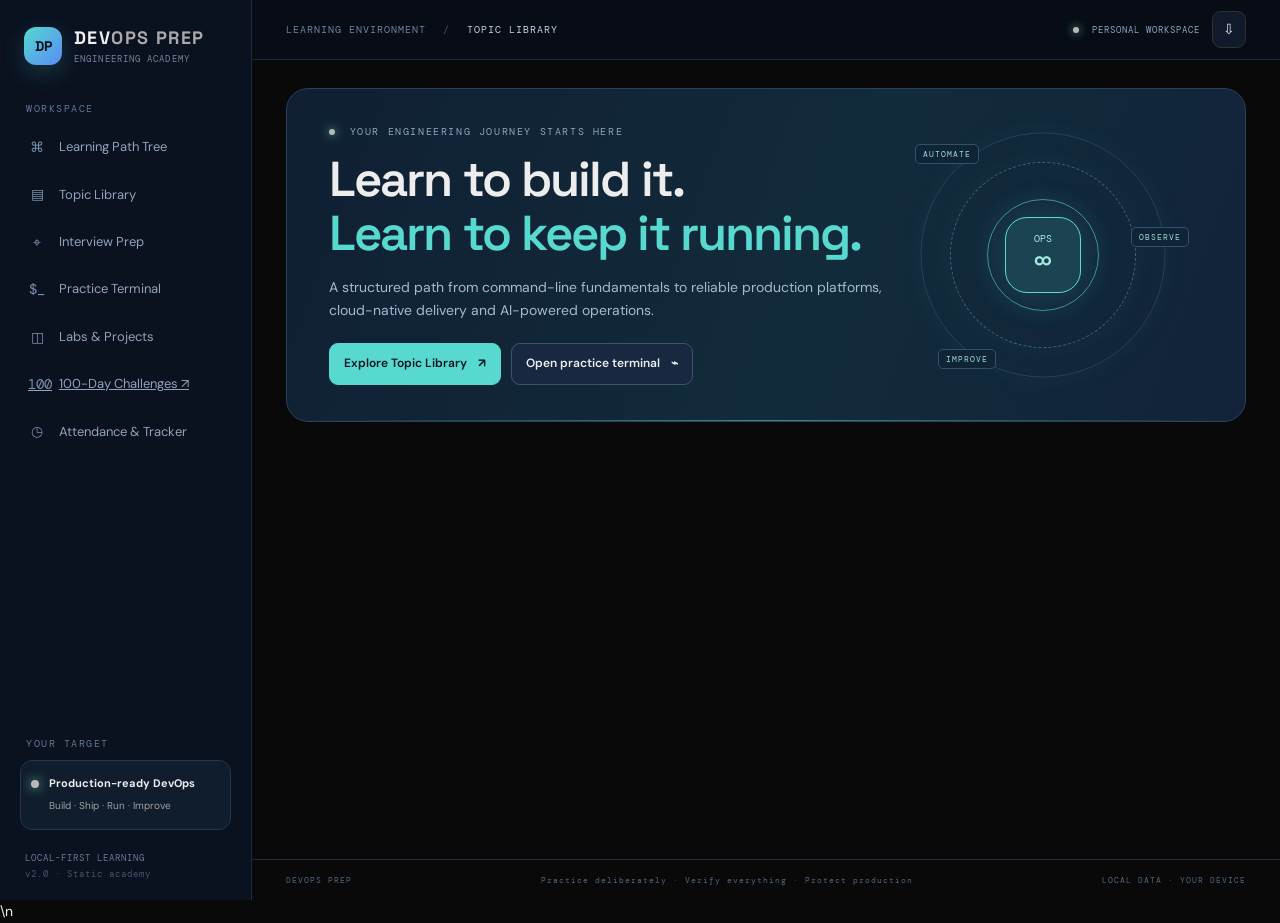
<file: index.html>
<!doctype html>
<html lang="en">
<head>
  <meta charset="utf-8">
  <meta name="viewport" content="width=device-width,initial-scale=1">
  <meta name="theme-color" content="#080d18">
  <meta name="description" content="A hands-on DevOps, SRE, Platform Engineering and AI Operations academy.">
  <title>DevOps Prep — DevOps Engineering Academy</title>
  <link rel="stylesheet" href="./styles.css?v=3.5.0">
</head>
<body>
<div class="app-shell">
  <aside class="sidebar" id="sidebar">
    <a class="brand" href="#topic-library" aria-label="DevOps Prep home"><span class="brand-mark">DP</span><span><b>DEV<span>OPS PREP</span></b><small>ENGINEERING ACADEMY</small></span></a>
    <div class="side-label">WORKSPACE</div>
    <nav class="nav" aria-label="Main navigation">
      <button class="nav-item" data-view="tree"><span>⌘</span> Learning Path Tree</button>
      <button class="nav-item" data-view="learn"><span>▤</span> Topic Library</button>
      <button class="nav-item" data-view="interview"><span>⌖</span> Interview Prep</button>
      <button class="nav-item" data-view="terminal"><span>$_</span> Practice Terminal</button>
      <button class="nav-item" data-view="projects"><span>◫</span> Labs & Projects</button>
      <a class="nav-item" href="./challenges.html"><span>100</span> 100-Day Challenges ↗</a>
      <button class="nav-item" data-view="tracker"><span>◷</span> Attendance & Tracker</button>
    </nav>
    <div class="sidebar-bottom">
      <div class="side-label">YOUR TARGET</div>
      <div class="target-card"><span class="target-dot"></span><div><b>Production-ready DevOps</b><small>Build · Ship · Run · Improve</small></div></div>
      <div class="sidebar-foot">LOCAL-FIRST LEARNING<br><span>v2.0 · Static academy</span></div>
    </div>
  </aside>

  <main class="main">
    <header class="topbar">
      <button class="mobile-menu" id="mobileMenu" aria-label="Toggle menu">☰</button>
      <div class="breadcrumb">LEARNING ENVIRONMENT <span>/</span> <b id="crumb">TOPIC LIBRARY</b></div>
      <div class="top-actions"><span class="live-pill"><i></i> PERSONAL WORKSPACE</span><button class="icon-button" id="exportTop" title="Export progress">⇩</button></div>
    </header>
    <div class="content" id="viewRoot">
      <section class="hero">
        <div class="hero-copy"><div class="eyebrow"><span></span> YOUR ENGINEERING JOURNEY STARTS HERE</div><h1>Learn to build it.<br><em>Learn to keep it running.</em></h1>
          <p>A structured path from command-line fundamentals to reliable production platforms, cloud-native delivery and AI-powered operations.</p>
          <div class="hero-actions"><button class="btn primary" data-go="learn">Explore Topic Library <b>↗</b></button><button class="btn secondary" data-go="terminal">Open practice terminal <b>⌁</b></button></div>
        </div>
        <div class="hero-orbit" aria-hidden="true"><div class="orbit o1"></div><div class="orbit o2"></div><div class="orbit o3"></div><div class="orbit-core">OPS<br><b>∞</b></div><span class="orbit-tag tag-a">AUTOMATE</span><span class="orbit-tag tag-b">OBSERVE</span><span class="orbit-tag tag-c">IMPROVE</span></div>
      </section>
      <div id="dynamicView"></div>
    </div>
    <footer class="footer"><span>DEVOPS PREP</span><span>Practice deliberately · Verify everything · Protect production</span><span>LOCAL DATA · YOUR DEVICE</span></footer>
  </main>
</div>
\n<div class="toast" id="toast" role="status" aria-live="polite"></div>
<input id="importFile" type="file" accept="application/json" hidden>
<script src="./curriculum.js"></script>
<script src="./hands-on-courses.js"></script>
<script src="./topic-library-expansion.js"></script>
<script src="./topic-guides.js"></script>
<script src="./interview-bank.js"></script>
<script src="./app.js?v=3.7.0"></script>
<script src="./topic-library-enhancements.js?v=3.5.0"></script>
</body>
</html>
</file>
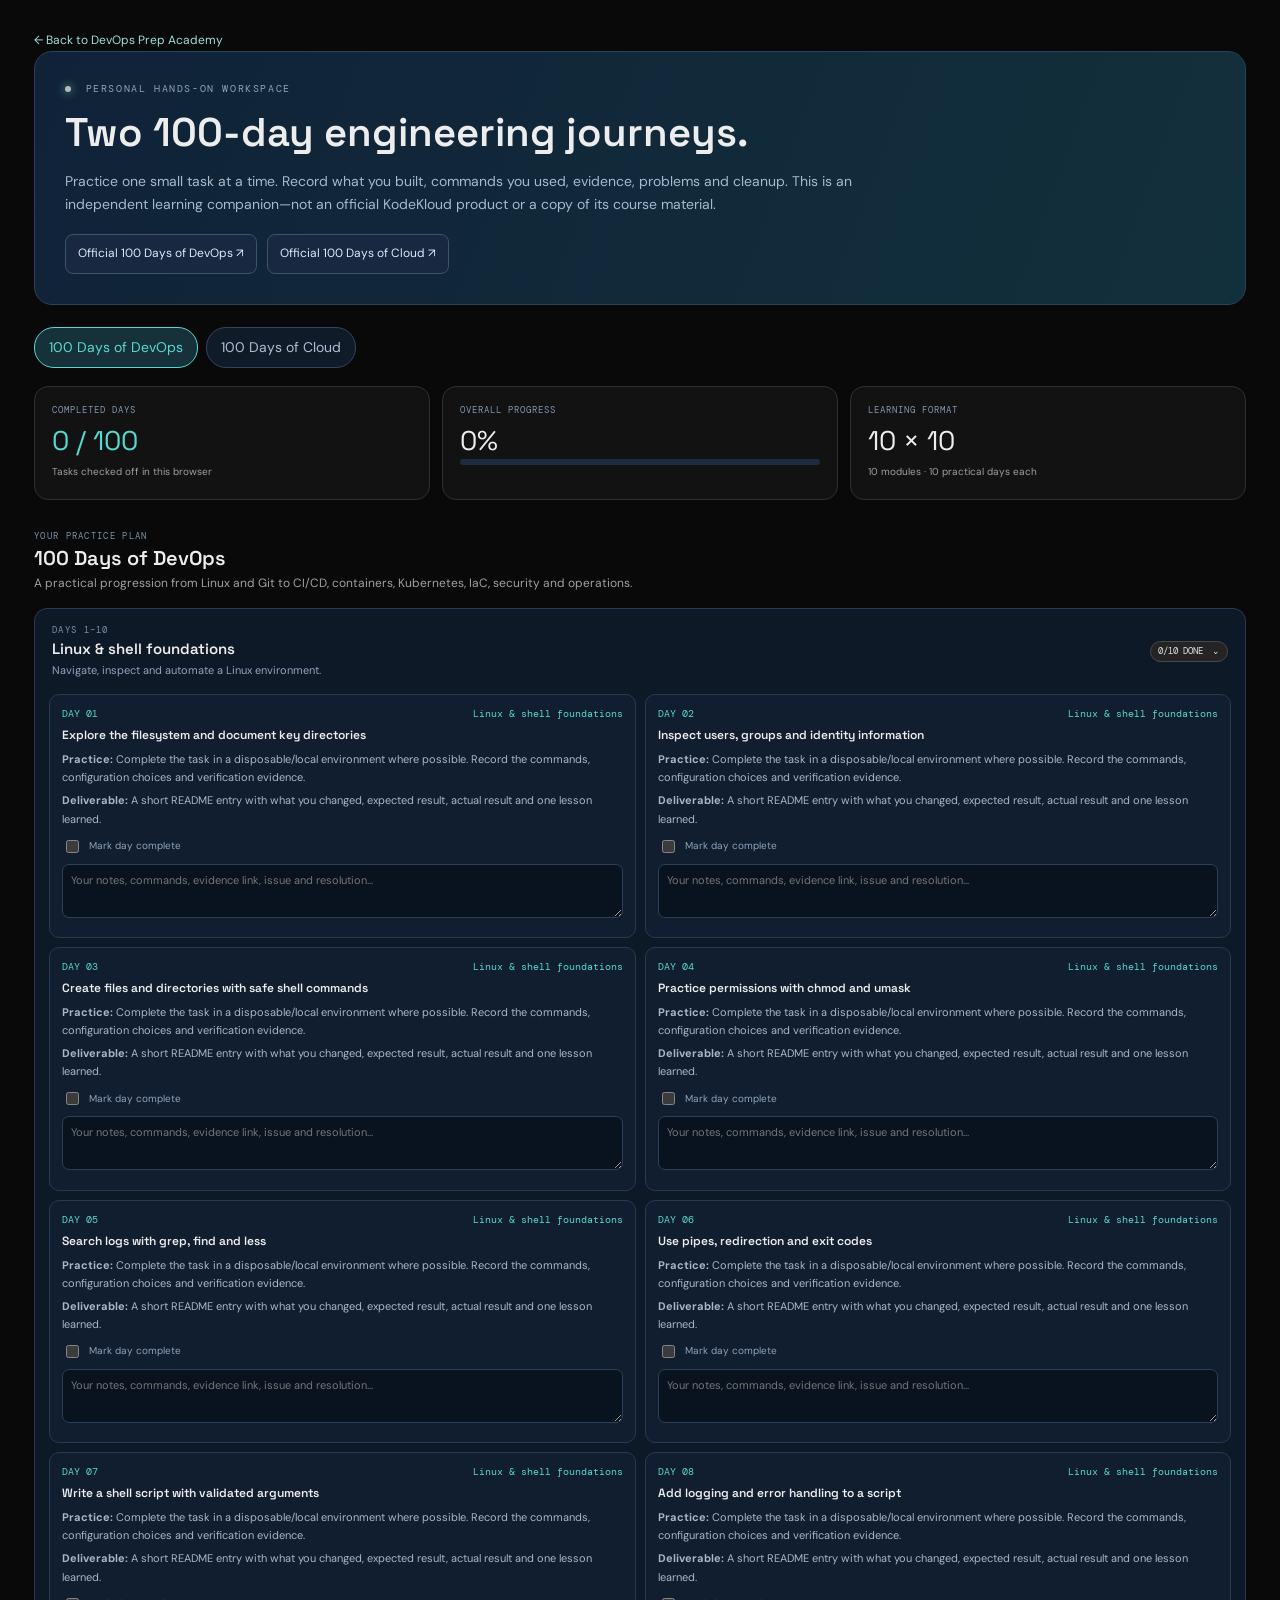
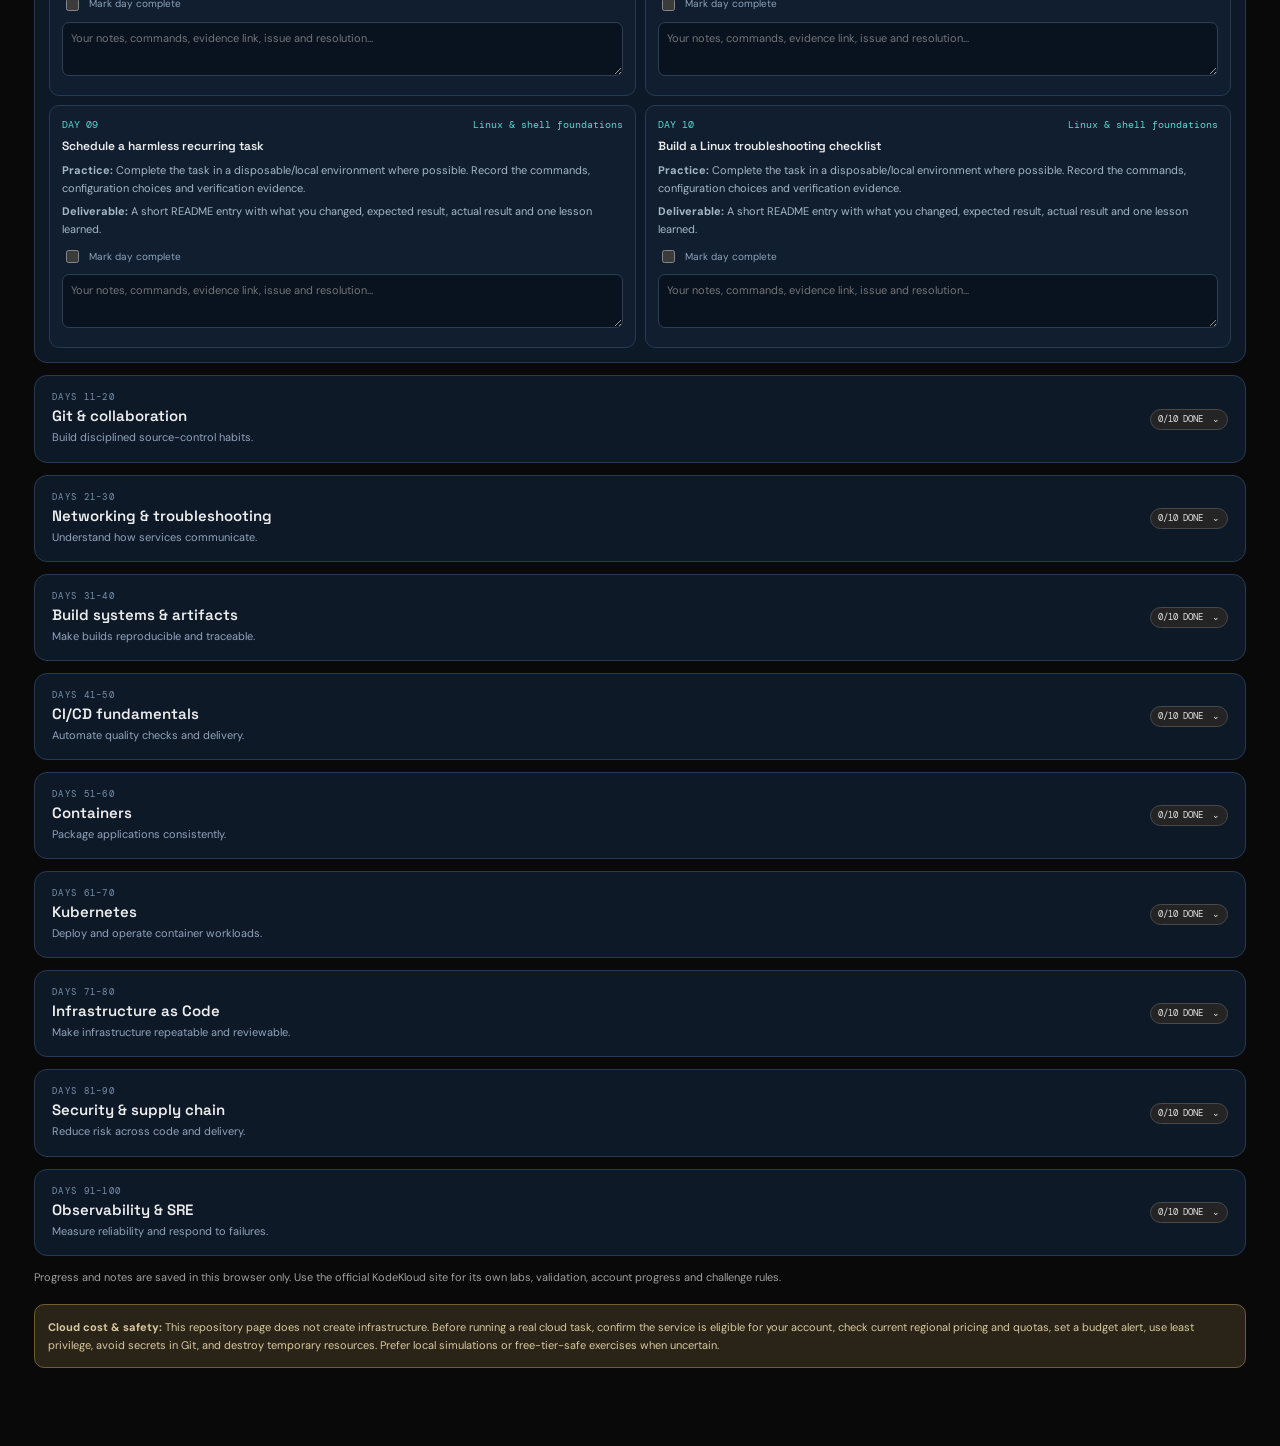
<file: challenges.html>
<!doctype html>
<html lang="en">
<head>
<meta charset="utf-8"><meta name="viewport" content="width=device-width,initial-scale=1">
<meta name="theme-color" content="#080d18">
<meta name="description" content="Personal 100-day DevOps and Cloud engineering practice workspace.">
<title>100-Day Practice Challenges — DevOps Prep</title>
<link rel="stylesheet" href="./styles.css">
<style>
.challenge-wrap{max-width:1450px;margin:auto;padding:28px 34px 60px}
.challenge-hero{padding:30px;border:1px solid #2a415b;border-radius:18px;background:linear-gradient(110deg,#102238,#12303b);margin-bottom:22px}
.challenge-hero h1{font:600 clamp(26px,4vw,40px)/1.15 'Space Grotesk';margin:8px 0}
.challenge-hero p{color:#a6b9ce;max-width:850px}
.challenge-links{display:flex;gap:10px;flex-wrap:wrap;margin-top:18px}
.challenge-links a,.day-action{display:inline-block;text-decoration:none;border:1px solid #3b536d;background:#172840;color:#dceaf8;border-radius:8px;padding:9px 12px;font-size:12px}
.challenge-tabs{display:flex;gap:8px;flex-wrap:wrap;margin:18px 0}
.challenge-tabs button{border:1px solid #30465f;background:#101b2a;color:#aebed0;border-radius:20px;padding:8px 14px}
.challenge-tabs button.active{border-color:#57d9d0;color:#57d9d0;background:#17313a}
.challenge-summary{display:grid;grid-template-columns:repeat(3,minmax(0,1fr));gap:12px;margin:16px 0}
.challenge-summary .stat-card{min-width:0}
.module{border:1px solid #263b53;background:#0e1928;border-radius:13px;margin:12px 0;overflow:hidden}
.module-head{display:flex;justify-content:space-between;align-items:center;gap:14px;padding:15px 17px;cursor:pointer}
.module-head h3{margin:0;font:600 15px 'Space Grotesk'}
.module-head p{margin:3px 0 0;color:#91a3bd;font-size:11px}
.module-days{display:none;padding:0 14px 14px;grid-template-columns:repeat(2,minmax(0,1fr));gap:9px}
.module.open .module-days{display:grid}
.day{border:1px solid #263b53;background:#101e30;border-radius:10px;padding:12px}
.day.done{border-color:#36715f}
.day-top{display:flex;justify-content:space-between;gap:8px;color:#57d9d0;font:10px 'DM Mono'}
.day h4{font:600 12px 'Space Grotesk';margin:7px 0}
.day p{font-size:11px;color:#a7b7c9;margin:5px 0}
.day label{display:flex;gap:7px;align-items:center;font-size:10px;color:#8ea3bb;margin-top:9px}
.day input{accent-color:#57d9d0}
.day textarea{width:100%;min-height:54px;resize:vertical;margin-top:8px;background:#091320;border:1px solid #2b4057;border-radius:7px;padding:8px;color:#e9f0fb;font:11px 'DM Sans'}
.safety-note{padding:13px;border:1px solid #705b32;background:#2a2418;color:#d9c89f;border-radius:10px;font-size:11px;margin:18px 0}
.back-home{color:#9fded8;text-decoration:none;font-size:12px}
@media(max-width:760px){.challenge-wrap{padding:18px}.challenge-summary{grid-template-columns:1fr}.module-days{grid-template-columns:1fr}.challenge-hero{padding:20px}}
</style></head>
<body>
<div class="challenge-wrap">
<a class="back-home" href="./index.html">← Back to DevOps Prep Academy</a>
<section class="challenge-hero">
<div class="eyebrow"><span></span> PERSONAL HANDS-ON WORKSPACE</div>
<h1>Two 100-day engineering journeys.</h1>
<p>Practice one small task at a time. Record what you built, commands you used, evidence, problems and cleanup. This is an independent learning companion—not an official KodeKloud product or a copy of its course material.</p>
<div class="challenge-links">
<a href="https://kodekloud.com/100-days-of-devops" target="_blank" rel="noopener">Official 100 Days of DevOps ↗</a>
<a href="https://kodekloud.com/100-days-of-cloud" target="_blank" rel="noopener">Official 100 Days of Cloud ↗</a>
</div></section>
<div class="challenge-tabs" role="tablist">
<button class="active" data-track="devops">100 Days of DevOps</button>
<button data-track="cloud">100 Days of Cloud</button>
</div>
<div id="challengeRoot"></div>
<div class="safety-note"><b>Cloud cost & safety:</b> This repository page does not create infrastructure. Before running a real cloud task, confirm the service is eligible for your account, check current regional pricing and quotas, set a budget alert, use least privilege, avoid secrets in Git, and destroy temporary resources. Prefer local simulations or free-tier-safe exercises when uncertain.</div>
</div>
<script src="./challenges.js"></script>
</body></html>
</file>
<file: styles.css>
@import url('https://fonts.googleapis.com/css2?family=DM+Mono:wght@400;500&family=DM+Sans:wght@400;500;600;700&family=Space+Grotesk:wght@400;500;600;700&display=swap');
:root{color-scheme:dark;--bg:#080d18;--surface:#0e1727;--surface2:#131f32;--surface3:#182740;--line:#24364e;--text:#e9f0fb;--muted:#91a3bd;--faint:#64758e;--cyan:#57d9d0;--blue:#79a9ff;--green:#75d6a7;--amber:#f1c46e;--red:#ff8794;--purple:#b5a0ff;--radius:16px}
*{box-sizing:border-box}html{scroll-behavior:smooth}body{margin:0;background:radial-gradient(900px 500px at 86% -16%,#1a3552 0,transparent 65%),var(--bg);color:var(--text);font:14px/1.65 'DM Sans',sans-serif}button,input,textarea,select{font:inherit}button{cursor:pointer;color:inherit}.app-shell{min-height:100vh}.sidebar{position:fixed;inset:0 auto 0 0;width:252px;padding:23px 15px 18px;background:#0a111f;border-right:1px solid #1c2b40;display:flex;flex-direction:column;z-index:10}.brand{display:flex;gap:12px;align-items:center;text-decoration:none;color:var(--text);padding:3px 9px 27px}.brand-mark{height:38px;width:38px;display:grid;place-items:center;background:linear-gradient(135deg,#54d9cf,#598cf6);color:#06121c;font:700 14px 'Space Grotesk';border-radius:12px;box-shadow:0 8px 25px #57d9d033}.brand b{font:700 18px 'Space Grotesk';letter-spacing:1.5px}.brand b span{color:var(--cyan)}.brand small{display:block;color:#72869f;font:9px 'DM Mono';letter-spacing:1.1px;margin-top:2px}.side-label{color:#637793;font:10px 'DM Mono';letter-spacing:1.5px;padding:10px 11px}.nav{display:grid;gap:4px}.nav-item{display:flex;align-items:center;gap:13px;border:1px solid transparent;background:transparent;color:#91a2bb;text-align:left;padding:10px 12px;border-radius:10px;font-size:13px;transition:.18s}.nav-item span{width:18px;text-align:center;color:#7890ad;font:14px 'DM Mono'}.nav-item:hover{background:#132138;color:#e8f1ff}.nav-item.active{background:linear-gradient(90deg,#19314a,#14243a);border-color:#2a4965;color:#eafaff;box-shadow:inset 2px 0 var(--cyan)}.nav-item.active span{color:var(--cyan)}.sidebar-bottom{margin-top:auto}.target-card{margin:0 5px;padding:13px 10px;background:#101d2d;border:1px solid #23364c;border-radius:12px;display:flex;gap:10px;align-items:flex-start}.target-dot{width:8px;height:8px;background:var(--green);box-shadow:0 0 12px #75d6a7;border-radius:50%;margin-top:6px}.target-card b{font-size:11px;display:block}.target-card small{font-size:10px;color:var(--muted)}.sidebar-foot{padding:20px 10px 0;color:#667b96;font:9px/1.8 'DM Mono';letter-spacing:1px}.sidebar-foot span{color:#41556f}.main{margin-left:252px;min-height:100vh;display:flex;flex-direction:column}.topbar{height:60px;border-bottom:1px solid #1c2b40;display:flex;align-items:center;justify-content:space-between;padding:0 34px;background:#080e19cc;backdrop-filter:blur(12px);position:sticky;top:0;z-index:8}.breadcrumb{font:10px 'DM Mono';letter-spacing:1px;color:#6f839e}.breadcrumb span{padding:0 10px;color:#405670}.breadcrumb b{color:#c5d3e5;font-weight:400}.top-actions{display:flex;gap:12px;align-items:center}.live-pill{font:9px 'DM Mono';letter-spacing:1px;color:#90a5bf}.live-pill i,.eyebrow span{display:inline-block;width:6px;height:6px;border-radius:50%;background:var(--green);margin-right:7px;box-shadow:0 0 10px #75d6a7}.icon-button,.mobile-menu{border:1px solid var(--line);background:#101a2a;border-radius:9px;padding:6px 10px}.mobile-menu{display:none}.content{max-width:1500px;width:100%;margin:0 auto;padding:28px 34px 55px;flex:1}.hero{border:1px solid #2a415b;border-radius:22px;background:linear-gradient(110deg,#101f33 0%,#122b3b 56%,#12233a 100%);min-height:290px;padding:36px 42px;display:flex;align-items:center;justify-content:space-between;position:relative;overflow:hidden}.hero:after{content:'';position:absolute;inset:auto 0 0;height:1px;background:linear-gradient(90deg,transparent,var(--cyan),transparent);opacity:.55}.hero-copy{max-width:670px;position:relative;z-index:1}.eyebrow{font:10px 'DM Mono';color:#8da5bc;letter-spacing:1.6px;margin-bottom:15px}.hero h1{font:600 clamp(30px,4vw,49px)/1.1 'Space Grotesk';letter-spacing:-1.9px;margin:0 0 15px}.hero h1 em{font-style:normal;color:var(--cyan)}.hero p{color:#a6b9ce;max-width:620px;font-size:14px;margin:0 0 21px}.hero-actions{display:flex;gap:10px;flex-wrap:wrap}.btn{border-radius:9px;padding:10px 14px;font-weight:600;font-size:12px;border:1px solid #3b536d;background:#172840}.btn.primary{background:var(--cyan);color:#071620;border-color:var(--cyan)}.btn.primary:hover{background:#79eee4}.btn.secondary:hover{border-color:var(--cyan)}.btn b{padding-left:8px}.hero-orbit{width:260px;height:245px;position:relative;flex:0 0 260px;margin-right:30px}.orbit{position:absolute;border:1px solid #3d6575;border-radius:50%;left:50%;top:50%;transform:translate(-50%,-50%);box-shadow:0 0 30px #5adbd00c}.o1{width:112px;height:112px;border-color:#56d8ce99}.o2{width:186px;height:186px;border-style:dashed;transform:translate(-50%,-50%) rotate(-25deg)}.o3{width:245px;height:245px;border-color:#5689a044}.orbit-core{position:absolute;left:50%;top:50%;transform:translate(-50%,-50%);width:76px;height:76px;border-radius:22px;background:#1c4351;border:1px solid #5adbd0;display:grid;place-content:center;text-align:center;font:10px 'DM Mono';color:#a4e9e1;line-height:1.2;box-shadow:0 0 40px #57d9d033}.orbit-core b{font:32px 'Space Grotesk';line-height:1}.orbit-tag{position:absolute;font:8px 'DM Mono';letter-spacing:1px;background:#102438;border:1px solid #34516a;padding:4px 7px;border-radius:5px;color:#9bdad6}.tag-a{top:12px;left:2px}.tag-b{right:-16px;top:95px}.tag-c{bottom:8px;left:25px}.section-head{display:flex;align-items:flex-end;justify-content:space-between;margin:30px 0 14px;gap:20px}.section-head h2{font:600 20px 'Space Grotesk';margin:0}.section-head p{margin:3px 0 0;color:var(--muted);font-size:12px}.section-kicker{font:9px 'DM Mono';letter-spacing:1.3px;color:#7792ad;margin-bottom:3px}.grid{display:grid;gap:14px}.stats-grid{grid-template-columns:repeat(4,minmax(0,1fr));margin-top:18px}.stat-card,.panel,.track-card,.topic-card,.challenge-card,.project-card,.senior-card{background:linear-gradient(145deg,#101b2c,#0d1725);border:1px solid var(--line);border-radius:14px}.stat-card{padding:17px}.stat-card .label{font:9px 'DM Mono';color:#8298b2;letter-spacing:1px}.stat-card .value{font:27px 'Space Grotesk';margin:7px 0 1px}.stat-card small{color:var(--muted);font-size:10px}.stat-card .accent{color:var(--cyan)}.split-grid{grid-template-columns:1.3fr .7fr;margin-top:15px}.panel{padding:18px}.panel h3{font:600 15px 'Space Grotesk';margin:0 0 4px}.panel-sub{color:var(--muted);font-size:11px;margin:0 0 15px}.progress-row{display:flex;align-items:center;justify-content:space-between;font-size:11px;margin:11px 0 6px}.progress-row span:last-child{font:10px 'DM Mono';color:#9db1c9}.progress-track{height:6px;background:#1e2c40;border-radius:20px;overflow:hidden}.progress-fill{height:100%;background:linear-gradient(90deg,#57d9d0,#75a9ff);border-radius:20px;transition:width .3s}.quick-actions{display:grid;grid-template-columns:repeat(2,1fr);gap:9px}.quick-action{padding:12px;border:1px solid #2a4059;border-radius:10px;background:#122035;text-align:left}.quick-action b{display:block;font-size:11px}.quick-action small{color:var(--muted);font-size:10px}.quick-action:hover{border-color:var(--cyan)}.roadmap-grid{grid-template-columns:repeat(3,minmax(0,1fr))}.track-card{padding:16px;position:relative;transition:.2s;display:flex;flex-direction:column;min-height:205px}.track-card:hover,.topic-card:hover,.project-card:hover{transform:translateY(-2px);border-color:#45647e}.track-top{display:flex;justify-content:space-between;align-items:center}.track-no{font:10px 'DM Mono';color:var(--cyan)}.level{font:9px 'DM Mono';color:#a7b5c8;border:1px solid #354862;border-radius:20px;padding:3px 7px}.track-card h3{font:600 16px 'Space Grotesk';margin:15px 0 6px}.track-card p{color:var(--muted);font-size:11px;line-height:1.55;margin:0 0 12px}.chip-row{display:flex;gap:5px;flex-wrap:wrap;margin-top:auto}.chip{font:9px 'DM Mono';color:#9bb3cb;background:#17263a;border:1px solid #2a4058;padding:3px 6px;border-radius:5px}.track-bottom{display:flex;justify-content:space-between;align-items:center;margin-top:13px;padding-top:10px;border-top:1px solid #1e2c3e}.track-bottom small{color:#8194ad;font-size:10px}.track-bottom button,.text-button{border:0;background:transparent;color:var(--cyan);padding:3px;font-size:10px;font-weight:700}.track-bottom button:hover,.text-button:hover{text-decoration:underline}.track-card.done{border-color:#3d7c68}.track-card.done .track-no{color:var(--green)}.roadmap-toolbar{display:flex;gap:8px;flex-wrap:wrap;align-items:center}.filter-btn{border:1px solid var(--line);background:#101b2a;border-radius:20px;padding:6px 11px;font-size:10px;color:#9eb0c7}.filter-btn.active{background:#1b3945;color:var(--cyan);border-color:#39716f}.view-head{display:flex;justify-content:space-between;align-items:flex-start;gap:15px;margin:25px 0 18px}.view-head h2{font:600 25px 'Space Grotesk';margin:0}.view-head p{margin:5px 0 0;color:var(--muted);font-size:12px;max-width:800px}.back-link{border:1px solid var(--line);background:#101b2a;padding:7px 11px;border-radius:8px;font-size:11px}.detail-layout{display:grid;grid-template-columns:245px minmax(0,1fr);gap:15px}.detail-side{padding:14px;background:#0d1725;border:1px solid var(--line);border-radius:13px;height:max-content;position:sticky;top:80px}.detail-side button{display:block;width:100%;text-align:left;padding:9px 10px;border:0;border-radius:7px;background:transparent;color:#9eafc5;font-size:11px}.detail-side button.active{background:#183044;color:var(--cyan)}.detail-main{min-width:0}.lesson-hero{padding:22px;border:1px solid #2d5364;border-radius:14px;background:linear-gradient(120deg,#12263a,#112b36)}.lesson-hero h2{font:600 22px 'Space Grotesk';margin:4px 0}.lesson-hero p{color:#b0c2d4;font-size:12px;margin:7px 0}.lesson-grid{grid-template-columns:repeat(2,minmax(0,1fr));margin-top:13px}.lesson-block{padding:16px;background:#101b2b;border:1px solid var(--line);border-radius:12px}.lesson-block h3{font:600 13px 'Space Grotesk';margin:0 0 7px}.lesson-block p,.lesson-block li{font-size:11px;color:#aab9cc}.lesson-block ul{padding-left:17px;margin:4px 0}.code-inline,.command{font:11px 'DM Mono';background:#08111d;border:1px solid #293e55;color:#92e4d7;padding:9px 11px;border-radius:8px;display:block;white-space:pre-wrap;overflow-wrap:anywhere}.senior-tip{margin-top:13px;padding:14px;border:1px solid #564d7c;background:linear-gradient(110deg,#211d39,#151d2d);border-radius:11px}.senior-tip b{color:#c3b4ff;font:11px 'DM Mono'}.senior-tip p{font-size:11px;color:#bac0d4;margin:5px 0 0}.tab-row{display:flex;gap:7px;border-bottom:1px solid var(--line);margin:18px 0 13px;overflow:auto}.tab-row button{border:0;border-bottom:2px solid transparent;background:transparent;padding:9px 11px;color:#8194ad;white-space:nowrap;font-size:11px}.tab-row button.active{color:var(--cyan);border-color:var(--cyan)}.question-card,.incident-card{padding:16px;margin:10px 0;background:#101b2b;border:1px solid var(--line);border-radius:12px}.q-top{display:flex;align-items:center;justify-content:space-between;gap:10px}.q-number{font:9px 'DM Mono';color:var(--cyan)}.question-card h4,.incident-card h4{font:600 13px 'Space Grotesk';margin:6px 0}.question-card p,.incident-card p{font-size:11px;color:#a8b7ca;margin:6px 0}.q-tools{display:flex;gap:8px;flex-wrap:wrap;margin-top:10px}.small-btn{border:1px solid #30465f;background:#17263a;padding:6px 9px;border-radius:7px;font-size:10px}.small-btn.primary{background:#17464a;border-color:#357e79;color:#b6fff5}.answer-panel,.hint-panel{display:none;margin-top:10px;padding:12px;border-radius:9px;background:#0a1421;border:1px solid #263f55}.answer-panel.show,.hint-panel.show{display:block}.answer-panel b,.hint-panel b{font:10px 'DM Mono';color:var(--green)}.answer-panel p,.hint-panel p{font-size:11px;margin:5px 0;color:#c0ccda}.field{width:100%;background:#091320;border:1px solid #2b4057;border-radius:8px;padding:10px;color:var(--text);font-size:11px;outline:none;resize:vertical}.field:focus{border-color:#57d9d0}.field-label{display:block;font:10px 'DM Mono';color:#91a4be;margin:12px 0 6px}.challenge-layout{display:grid;grid-template-columns:1fr 1fr;gap:12px}.code-editor{width:100%;min-height:250px;background:#07101c;color:#b6d7d4;border:1px solid #29425a;border-radius:10px;padding:14px;font:11px/1.7 'DM Mono';resize:vertical;tab-size:2}.editor-toolbar{display:flex;justify-content:space-between;gap:8px;margin:9px 0;align-items:center}.terminal{background:#060b12;border:1px solid #29405a;border-radius:13px;overflow:hidden}.terminal-bar{display:flex;gap:6px;align-items:center;padding:10px 13px;border-bottom:1px solid #203148;background:#101a29}.term-dot{height:8px;width:8px;border-radius:50%;background:#ee827f}.term-dot:nth-child(2){background:#e8bd6d}.term-dot:nth-child(3){background:#73cda0}.terminal-bar span{margin-left:8px;color:#7990aa;font:9px 'DM Mono';letter-spacing:1px}.terminal-output{height:330px;overflow:auto;padding:14px;color:#c0cfdb;font:11px/1.7 'DM Mono';white-space:pre-wrap}.term-line{color:#65d5bc}.term-error{color:#ff929b}.term-muted{color:#70849c}.term-input-row{display:flex;gap:9px;padding:12px;border-top:1px solid #1e3044}.term-prompt{color:var(--green);font:11px 'DM Mono';padding-top:8px}.term-input{flex:1;min-width:0;border:0;outline:0;background:transparent;color:#e3f4f1;font:11px 'DM Mono'}.incident-meta{display:flex;gap:7px;flex-wrap:wrap}.severity{font:9px 'DM Mono';padding:3px 7px;border-radius:5px;color:#ffb6bd;background:#40232b}.incident-card textarea{min-height:110px;margin-top:10px}.rating{font:10px 'DM Mono';color:var(--cyan);margin-top:8px}.project-grid{grid-template-columns:repeat(2,minmax(0,1fr))}.project-card{padding:17px}.project-card h3{font:600 15px 'Space Grotesk';margin:10px 0 5px}.project-card p{font-size:11px;color:var(--muted)}.checklist{display:grid;gap:7px;margin:12px 0}.checkline{display:flex;gap:8px;align-items:flex-start;color:#aab9cc;font-size:11px}.checkline input{accent-color:var(--cyan);margin-top:3px}.project-card .btn{margin-top:5px}.capstone-map{display:grid;grid-template-columns:repeat(4,1fr);gap:8px;margin:16px 0}.cap-node{border:1px solid #2b425c;background:#112035;padding:12px;border-radius:10px;text-align:center;font-size:10px;color:#b2c3d7;position:relative}.cap-node b{display:block;color:var(--cyan);font:10px 'DM Mono';margin-bottom:5px}.capstone-steps{display:grid;gap:9px}.cap-step{padding:13px;border:1px solid var(--line);border-radius:10px;background:#101b2b;display:grid;grid-template-columns:25px 1fr auto;gap:10px;align-items:start}.cap-step input{accent-color:var(--cyan);margin-top:4px}.cap-step b{display:block;font-size:11px}.cap-step small{display:block;color:var(--muted);font-size:10px;margin-top:3px}.senior-grid{grid-template-columns:repeat(2,minmax(0,1fr))}.senior-card{padding:15px}.senior-card .spark{color:#c4b5ff;font-size:15px}.senior-card h3{font:600 13px 'Space Grotesk';margin:4px 0}.senior-card p{font-size:11px;color:var(--muted);margin:0}.tracker-grid{grid-template-columns:1.1fr .9fr}.tracker-date{display:flex;align-items:center;justify-content:space-between;gap:10px}.attendance-mark{display:flex;align-items:center;gap:8px;padding:10px;border:1px solid #2c415b;border-radius:9px;background:#101e30;font-size:11px}.attendance-mark input{accent-color:var(--cyan)}.timer-display{font:42px 'DM Mono';letter-spacing:2px;color:var(--cyan);margin:15px 0}.history-list{display:grid;gap:6px}.history-row{display:flex;justify-content:space-between;padding:8px 0;border-bottom:1px solid #1f2e42;font-size:10px;color:#a3b4c9}.empty{padding:35px;text-align:center;color:var(--muted);border:1px dashed #31455d;border-radius:12px;font-size:12px}.footer{border-top:1px solid #1d2b40;padding:15px 34px;display:flex;justify-content:space-between;color:#50657f;font:8px 'DM Mono';letter-spacing:1px}.toast{position:fixed;bottom:22px;right:24px;padding:11px 15px;background:#183c3d;border:1px solid #438b7f;color:#d5fffa;border-radius:9px;font-size:11px;opacity:0;transform:translateY(8px);transition:.2s;pointer-events:none;z-index:30}.toast.show{opacity:1;transform:none}.muted{color:var(--muted)}.mono{font-family:'DM Mono'}.hidden{display:none!important}.two-col{display:grid;grid-template-columns:1fr 1fr;gap:12px}.notice{padding:12px;border-left:3px solid var(--amber);background:#282315;color:#d5c8a4;font-size:10px;border-radius:6px;margin:12px 0}.pill-done{font:9px 'DM Mono';color:var(--green)}.mini-bar{height:5px;background:#223249;border-radius:20px;margin-top:9px;overflow:hidden}.mini-bar span{display:block;height:100%;background:var(--green)}
@media(max-width:1100px){.sidebar{width:220px}.main{margin-left:220px}.content{padding:23px}.hero{padding:28px}.hero-orbit{transform:scale(.8);margin:0 -10px}.roadmap-grid{grid-template-columns:repeat(2,1fr)}.stats-grid{grid-template-columns:repeat(2,1fr)}}
@media(max-width:760px){.sidebar{transform:translateX(-100%);transition:.22s;width:260px;box-shadow:12px 0 35px #0008}.sidebar.open{transform:none}.main{margin-left:0}.mobile-menu{display:block}.topbar{padding:0 15px}.breadcrumb{font-size:8px}.live-pill{display:none}.content{padding:15px}.hero{padding:24px;min-height:unset}.hero-orbit{display:none}.hero h1{font-size:34px}.stats-grid,.split-grid,.roadmap-grid,.lesson-grid,.project-grid,.senior-grid,.tracker-grid,.challenge-layout,.two-col{grid-template-columns:1fr}.detail-layout{grid-template-columns:1fr}.detail-side{position:static;display:flex;overflow:auto;gap:5px}.detail-side button{white-space:nowrap;width:auto}.capstone-map{grid-template-columns:repeat(2,1fr)}.footer{padding:13px 15px;gap:9px;flex-wrap:wrap}.footer span:nth-child(2){display:none}.view-head{flex-direction:column}.timer-display{font-size:34px}}
\n.bonus-float{position:fixed;right:22px;bottom:22px;z-index:12;border:1px solid #7565a8;background:linear-gradient(110deg,#292444,#19283c);color:#d6caff;border-radius:999px;padding:10px 14px;font:10px "DM Mono";letter-spacing:.5px;box-shadow:0 8px 28px #0008}.bonus-float:hover{border-color:#b5a0ff;background:#332d54}@media(max-width:760px){.bonus-float{right:12px;bottom:12px;padding:9px 11px;font-size:9px}}
/* OPSFORGE MONOCHROME SYSTEM — graphite, charcoal and cool silver */
:root{
 --bg:#090909;--surface:#111111;--surface2:#171717;--surface3:#202020;
 --line:#303030;--line2:#414141;--text:#f0f0f0;--muted:#a0a0a0;
 --accent:#d6d6d6;--accent2:#f5f5f5;--green:#b8b8b8;--red:#c1c1c1;
 --amber:#a8a8a8;--blue:#c5c5c5;--purple:#bdbdbd;
 --shadow:0 16px 42px #0009;color-scheme:dark;
}
body{background:#090909;color:#ededed}
button,.btn,.small-btn,.filter-btn,.chip,.nav-item{transition:background .18s ease,border-color .18s ease,color .18s ease,transform .18s ease}
button:hover,.btn:hover,.small-btn:hover{filter:brightness(1.18)}
.nav-item.active,.filter-btn.active{background:#252525;border-color:#686868;color:#fff}
.progress-fill{background:linear-gradient(90deg,#777,#e4e4e4)}
.badge,.level,.severity,.pill-done{background:#242424;border-color:#494949;color:#e2e2e2}
.lesson-hero,.lesson-block,.question-card,.incident-card,.project-card,.panel,.stat-card{background:#121212;border-color:#303030}
.senior-tip{background:#191919;border-color:#777;color:#eee}
.deep-dive-head{margin:28px 0 12px}.deep-dive-head h3{font-size:22px;margin:5px 0}.deep-dive-head p{color:#aaa;max-width:760px}
.deep-dive-list{display:grid;gap:10px;margin-bottom:20px}
.deep-dive-card{background:#111;border:1px solid #303030;border-radius:12px;overflow:hidden}
.deep-dive-card[open]{border-color:#555}
.deep-dive-card summary{cursor:pointer;list-style:none;display:flex;align-items:center;gap:13px;padding:17px 19px}
.deep-dive-card summary::-webkit-details-marker{display:none}
.deep-index{font:11px "DM Mono",monospace;color:#999;border:1px solid #444;border-radius:6px;padding:5px 7px}
.deep-content{padding:0 20px 20px 52px;max-width:980px}
.deep-content h4{font-size:11px;text-transform:uppercase;letter-spacing:1px;color:#aaa;margin:17px 0 6px}
.deep-content p{color:#ddd;line-height:1.75;margin:0}
.deep-code{white-space:pre-wrap;overflow-wrap:anywhere;background:#080808;border:1px solid #303030;border-radius:9px;padding:14px;color:#e1e1e1;font:12px/1.75 "DM Mono",monospace}
.lab-workspace{display:grid;grid-template-columns:minmax(0,1.05fr) minmax(0,.95fr);gap:13px;margin-top:14px}
.lab-filebar{display:flex;justify-content:space-between;gap:10px;color:#aaa;font:10px "DM Mono",monospace;letter-spacing:.7px;padding-bottom:10px}
.lab-editor{min-height:360px;width:100%;resize:vertical;font:12px/1.65 "DM Mono",monospace;background:#080808;color:#eee;border:1px solid #353535;border-radius:9px;padding:14px;tab-size:2}
.lab-terminal-panel{padding:0;overflow:hidden}
.lab-terminal-panel .terminal-bar{border-radius:0}
.lab-terminal-panel .terminal-output{height:250px;max-height:250px;overflow:auto;background:#080808;padding:14px;font:11px/1.7 "DM Mono",monospace}
.lab-command-palette{display:flex;gap:7px;flex-wrap:wrap;padding:10px;border-top:1px solid #292929;border-bottom:1px solid #292929}
.lab-command-palette .chip{font:10px "DM Mono",monospace;white-space:normal;max-width:100%;text-align:left}
.lab-task-block{margin-top:14px}
.lab-task-block h3{margin:0}
.lab-task-block h4{margin-top:20px;color:#ddd}
.tab-row button{border:1px solid #3a3a3a;background:#171717;color:#ddd;border-radius:8px;padding:10px 13px}
.tab-row button:hover{background:#292929;border-color:#777}
.code-editor,.term-input,.field{background:#080808;color:#eee;border-color:#393939}
.terminal,.terminal-output{background:#070707;border-color:#333}
.bonus-float{background:#171717;border-color:#666;color:#eee;box-shadow:0 8px 28px #000}
@media(max-width:900px){.lab-workspace{grid-template-columns:1fr}.deep-content{padding-left:18px}}

/* Interview preparation: hidden-answer shuffled question deck */
.interview-toolbar{display:grid;gap:13px;margin:16px 0}
.interview-tabs{display:grid;grid-template-columns:repeat(4,minmax(0,1fr));gap:8px}
.interview-tab{border:1px solid #383838;background:#151515;color:#aaa;border-radius:9px;padding:12px 10px;text-align:left;font-size:11px;font-weight:650;letter-spacing:.2px}
.interview-tab.active{background:#292929;border-color:#777;color:#fff;box-shadow:inset 0 0 0 1px #444}
.interview-controls{display:flex;align-items:end;gap:10px;flex-wrap:wrap}
.interview-filter{display:grid;gap:6px;min-width:250px;flex:1}
.interview-filter span{font:10px "DM Mono",monospace;letter-spacing:1px;color:#929292}
.interview-filter select{appearance:auto;width:100%;background:#101010;border:1px solid #414141;border-radius:8px;color:#eee;padding:11px 12px;min-height:40px}
.interview-status{display:flex;align-items:center;justify-content:space-between;gap:14px;padding:15px 17px;border:1px solid #333;border-radius:11px;background:#111;margin:14px 0}
.interview-status b{font-size:13px;color:#f0f0f0}
.interview-status p{font-size:11px;color:#999;margin:5px 0 0}
.interview-count{display:grid;text-align:right;gap:3px}
.interview-count strong{font:600 24px "Space Grotesk",sans-serif;color:#eee}
.interview-count span{font:9px "DM Mono",monospace;color:#929292;letter-spacing:.8px}
.interview-deck{display:grid;gap:12px}
.interview-card{background:#111;border:1px solid #333;border-radius:12px;padding:17px 18px}
.interview-card-top{display:flex;align-items:center;justify-content:space-between;gap:10px}
.interview-tags{display:flex;gap:6px;flex-wrap:wrap;margin:12px 0}
.interview-tags span{font:9px "DM Mono",monospace;color:#aaa;border:1px solid #393939;background:#1a1a1a;padding:5px 7px;border-radius:5px}
.interview-card h3{font-size:15px;line-height:1.55;font-weight:600;color:#f2f2f2;margin:6px 0 13px}
.interview-answer-actions{display:flex;gap:8px;align-items:center}
.interview-answer{margin-top:14px;background:#181818;border-color:#484848;padding:17px}
.interview-answer h4{font:10px "DM Mono",monospace;letter-spacing:1px;color:#aaa;margin:12px 0 6px}
.interview-answer h4:first-child{margin-top:0}
.interview-answer p{font-size:12px;line-height:1.75;color:#e1e1e1;margin:0}
.interview-followup{border-left:2px solid #777;padding:10px 13px;margin-top:14px;background:#202020;border-radius:0 7px 7px 0}
.interview-followup b{font:10px "DM Mono",monospace;color:#aaa;letter-spacing:.8px}
.interview-followup p{margin-top:6px}
.interview-pagination{display:flex;justify-content:space-between;align-items:center;gap:12px;margin:16px 0;color:#aaa;font:10px "DM Mono",monospace}
.interview-pagination>div{display:flex;gap:7px}
.interview-pagination button:disabled{opacity:.35;cursor:not-allowed}
.interview-note{line-height:1.7}
@media(max-width:700px){.interview-tabs{grid-template-columns:repeat(2,minmax(0,1fr))}.interview-status{align-items:flex-start}.interview-pagination{align-items:flex-start;flex-direction:column}.interview-card{padding:14px}.interview-filter{min-width:100%}}

/* DevOps Prep identity and top-to-bottom learning tree */
.brand b{letter-spacing:1.4px}.brand b span{color:#aaa}
.tree-map{display:grid;gap:0;max-width:1100px;margin:18px auto 24px}
.tree-stage{position:relative;padding:0 0 28px 26px;border-left:1px solid #565656;margin-left:18px}
.tree-stage:before{content:"";position:absolute;left:-5px;top:4px;width:9px;height:9px;border-radius:50%;background:#d0d0d0;box-shadow:0 0 0 4px #252525}
.tree-stage:not(:last-child):after{content:"↓";position:absolute;left:-10px;bottom:4px;color:#999;background:#111;padding:0 3px;font:15px "DM Mono",monospace}
.tree-stage-head{display:flex;justify-content:space-between;align-items:center;gap:12px;margin:0 0 10px;color:#eee;font:11px "DM Mono",monospace;letter-spacing:.8px}
.tree-stage-head small{color:#777;font-size:9px}
.tree-nodes{display:grid;grid-template-columns:repeat(2,minmax(0,1fr));gap:9px}
.tree-node{display:grid;grid-template-columns:34px 1fr;align-items:center;gap:4px 10px;text-align:left;background:#131313;border:1px solid #353535;border-radius:9px;padding:12px;color:#eee}
.tree-node:hover{background:#222;border-color:#777}
.tree-node>span{grid-row:span 2;font:11px "DM Mono",monospace;color:#999;border-right:1px solid #444;padding-right:8px}
.tree-node b{font-size:12px}.tree-node small{grid-column:2;color:#888;font:9px "DM Mono",monospace;line-height:1.5}
.interview-tabs{grid-template-columns:repeat(2,minmax(0,1fr))}
.interview-tab{font-size:12px;padding:14px}
.senior-tip ul{margin:12px 0 0;padding-left:18px;color:#ccc}
.senior-tip li{margin:5px 0}
@media(max-width:650px){.tree-nodes{grid-template-columns:1fr}.tree-stage{margin-left:9px;padding-left:19px}.tree-stage-head{font-size:10px}}

/* AWS DevOps Engineer ordered learning path */
.tree-goal{max-width:1100px;margin:16px auto 24px;padding:18px 20px;border:1px solid #555;border-radius:12px;background:#151515;display:grid;gap:7px}
.tree-goal>b{font:10px "DM Mono",monospace;letter-spacing:1.2px;color:#aaa}
.tree-goal>strong{font-size:21px;color:#f2f2f2}
.tree-goal>span{font-size:12px;line-height:1.7;color:#aaa}
.tree-stage-goal{margin:0 0 12px;color:#999;font-size:12px;line-height:1.6;max-width:850px}
.tree-step-list{display:grid;gap:8px}
.tree-step{display:grid;grid-template-columns:38px minmax(0,1fr) auto;gap:12px;align-items:center;width:100%;text-align:left;padding:13px 14px;background:#141414;border:1px solid #363636;border-radius:9px;color:#eee;cursor:pointer}
.tree-step:hover{background:#202020;border-color:#777}
.tree-step-number{font:12px "DM Mono",monospace;color:#aaa;border-right:1px solid #444;padding-right:10px}
.tree-step-copy{display:grid;gap:5px;min-width:0}
.tree-step-copy>b{font-size:13px}
.tree-step-copy>small{font-size:11px;line-height:1.55;color:#aaa}
.tree-step-copy>em{font:9px "DM Mono",monospace;line-height:1.6;color:#888;font-style:normal}
.tree-step-open{font:9px "DM Mono",monospace;color:#aaa;white-space:nowrap}
@media(max-width:650px){.tree-step{grid-template-columns:30px minmax(0,1fr);gap:9px;padding:11px}.tree-step-open{grid-column:2}.tree-goal>strong{font-size:18px}}

/* Detailed topic teaching blocks: theory, flow diagrams and annotated code */
.topic-guide{display:grid;gap:12px;margin:24px 0}
.topic-guide-heading{padding:4px 2px 8px}
.topic-guide-heading h3{font-size:21px;margin:6px 0}
.topic-guide-heading p,.topic-guide-panel>p{color:#aaa;font-size:13px;line-height:1.75}
.topic-guide-panel{border:1px solid #383838;border-radius:11px;background:#141414;padding:17px}
.topic-guide-panel h4{font-size:13px;color:#eee;margin:0 0 10px}
.guide-flow{display:grid;justify-items:stretch;max-width:760px;margin:10px auto}
.guide-flow-step{display:grid;grid-template-columns:38px 1fr;align-items:center;gap:10px;padding:11px 13px;border:1px solid #454545;border-radius:8px;background:#1b1b1b}
.guide-flow-step span{font:11px "DM Mono",monospace;color:#aaa}
.guide-flow-step b{font-size:12px;color:#eee}
.guide-flow-arrow{text-align:center;color:#888;font-size:16px;line-height:1.6}
.guide-diagram-note{max-width:760px;margin:12px auto 0}
.topic-code{white-space:pre;overflow-x:auto;padding:16px;border:1px solid #343434;border-radius:8px;background:#090909;color:#ddd;font:12px/1.7 "DM Mono",monospace}
.code-walkthrough{display:grid;gap:8px;margin-top:12px}
.code-walk-row{display:grid;grid-template-columns:minmax(120px,220px) 1fr;gap:12px;padding:10px 0;border-top:1px solid #333}
.code-walk-row>b{font:11px "DM Mono",monospace;color:#ddd;overflow-wrap:anywhere}
.code-walk-row>p{margin:0;color:#aaa;font-size:12px;line-height:1.65}
@media(max-width:650px){.topic-guide-panel{padding:13px}.code-walk-row{grid-template-columns:1fr;gap:4px}.topic-code{font-size:11px}}
</file>
